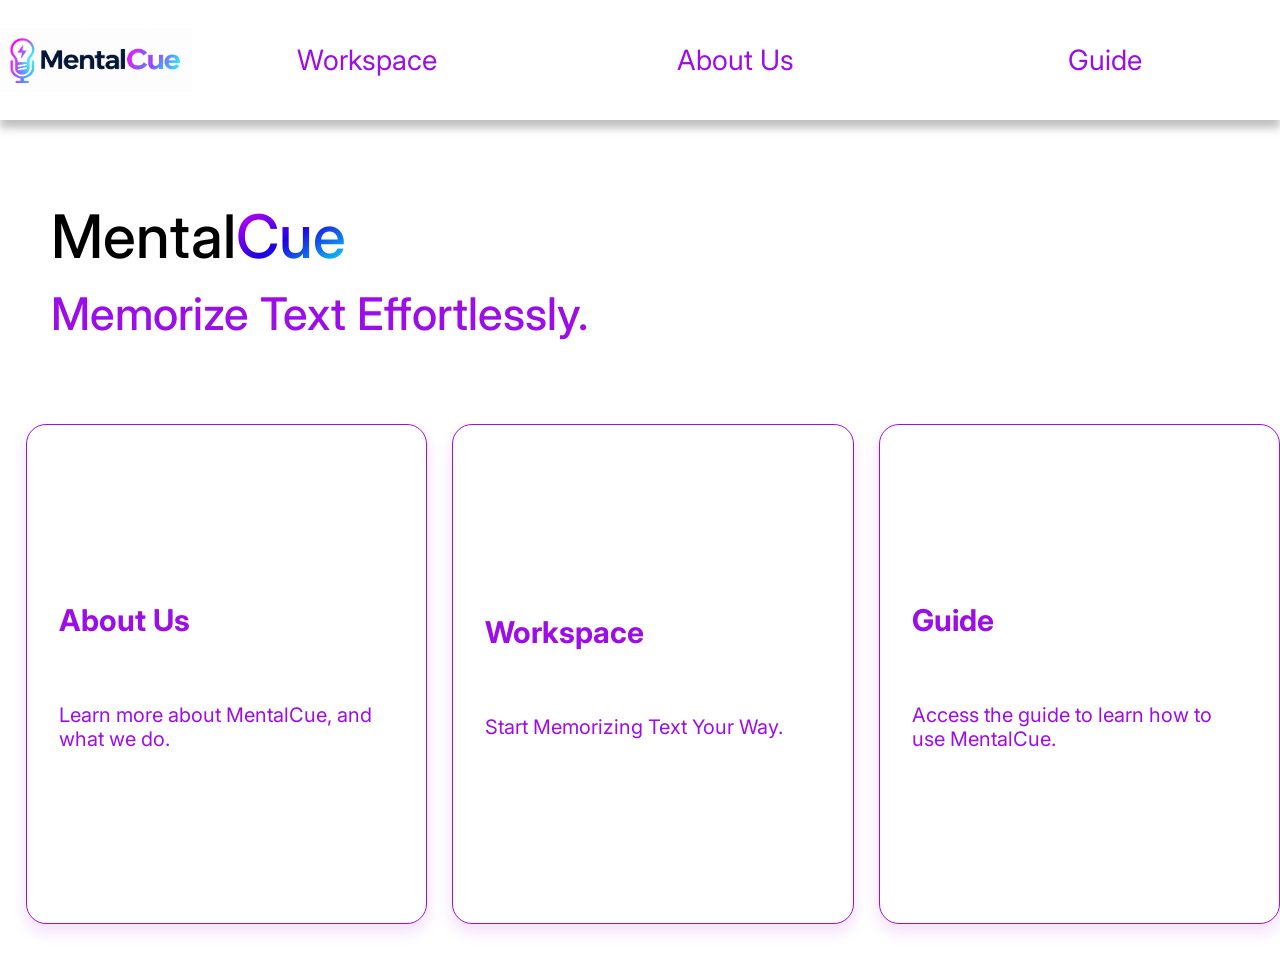
<file: index.html>
<!DOCTYPE html>
    <html lang="en">
        <head>
            <meta charset="UTF-8">
            <meta name="viewport" content="width=device-width, initial-scale=1.0">
            <title> MentalCue - Home</title>
            <meta name="author" content="Gabriel Pires Simao">
            <link rel="stylesheet" href="style.css">
            <link rel="icon" type="image/png" href="media/MentalCuenotext.png">
            <link href="https://fonts.googleapis.com/css2?family=Inter:ital,opsz,wght@0,14..32,100..900;1,14..32,100..900&display=swap" rel="stylesheet">
            <meta name="keywords" content="MentalCue, Memorization, Lines, Script, Rehearsal, Acting, Theater, Free">
        </head>
        <body>
            <nav>
                <div id="logo">
                    <a href="index.html"><img src="media/mentalcuenav.png" alt="MentalCue logo"></a>
                </div>
                <ul>
                    <li><a href="workspace.html">Workspace</a></li>
                    <li><a href="about.html">About Us</a></li>
                    <li><a href="guide.html">Guide</a></li>
                </ul>
            </nav>
            <main>
                <br><br>
                <header>
                    <h1 id="header"><span style="color: black;">Mental</span><span class="ai">Cue</span><br><span style="font-size: 45px;"> Memorize Text Effortlessly. </span></h1>
                </header>
                <br><br>
                <div id="boxes" style="width: 100%;">
                    <a href="about.html">
                        <div class="box">
                            <h2>About Us</h2>
                            <br>
                            <p>Learn more about MentalCue, and what we do.</p>
                        </div>
                    </a>
                    <a href="workspace.html">
                        <div class="box">
                            <h2>Workspace</h2>
                            <br>
                            <p>Start Memorizing Text Your Way.</p>
                        </div>
                    </a>
                    <a href="guide.html">
                        <div class="box">
                            <h2> Guide </h2>
                            <br>
                            <p>Access the guide to learn how to use MentalCue.</p>
                        </div>
                    </a>
                </div>
            </main>
            <br><br>
        </body>
    </html>
</file>
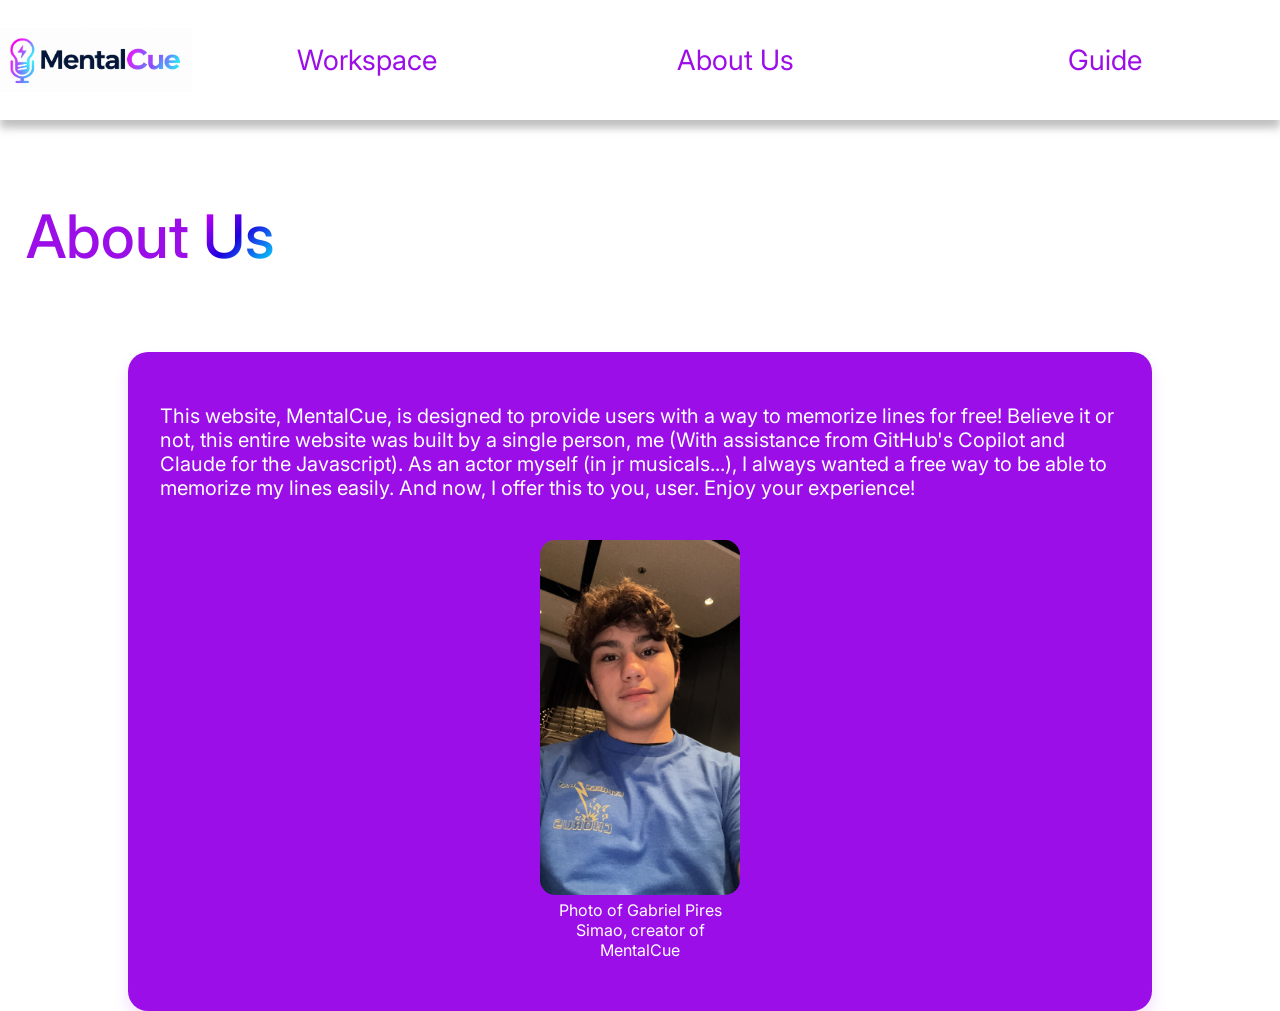
<file: about.html>
<!DOCTYPE html>
    <html lang="en">
        <head>
            <meta charset="UTF-8">
            <meta name="viewport" content="width=device-width, initial-scale=1.0">
            <title> MentalCue - About Us</title>
            <meta name="author" content="Gabriel Pires Simao">
            <link rel="stylesheet" href="style.css">
            <link rel="icon" type="image/png" href="media/MentalCuenotext.png">
            <link href="https://fonts.googleapis.com/css2?family=Inter:ital,opsz,wght@0,14..32,100..900;1,14..32,100..900&display=swap" rel="stylesheet">
            <style>
                #creator{
                    width: 100%;
                    font-size: 1.2rem;
                    display: flex;
                    flex-direction: column;
                    align-items: center;
                    justify-content: center;
                }
                #creator img{
                    width: 200px;
                    height: auto;
                    left: 5%;
                    border-radius: 15px;
                }
                figure figcaption{
                    text-align: center;
                    font-size: 1rem;
                    max-width: 200px;
                }
            </style>
        </head>
        <body>
            <nav>
                <div id="logo">
                    <a href="index.html"><img src="media/mentalcuenav.png" alt="MentalCue logo"></a>
                </div>
                <ul>
                    <li><a href="workspace.html">Workspace</a></li>
                    <li><a href="about.html">About Us</a></li>
                    <li><a href="guide.html">Guide</a></li>
                </ul>
            </nav>
            <br><br>
            <div id="spacing1">
            </div>
            <header>
                <h1 id="header"> About <span class="ai"> Us </span></h1>
            </header>
            <br><br>
                <div id="textbox1">
                    <p>This website, MentalCue, is designed to provide users with a way to memorize lines for free! Believe it or not, this entire website was built by a single person, me (With assistance from GitHub's Copilot and Claude for the Javascript). As an actor myself (in jr musicals...), I always wanted a free way to be able to memorize my lines easily. And now, I offer this to you, user. Enjoy your experience!</p>
                    <div id="creator">
                        <figure>
                            <img src="media/MyPhoto.png" alt="Photo of Gabriel Pires Simao, creator of MentalCue">
                            <figcaption>Photo of Gabriel Pires Simao, creator of MentalCue</figcaption>
                        </figure>
                    </div>
                </div>
        </body>
    </html>
</file>
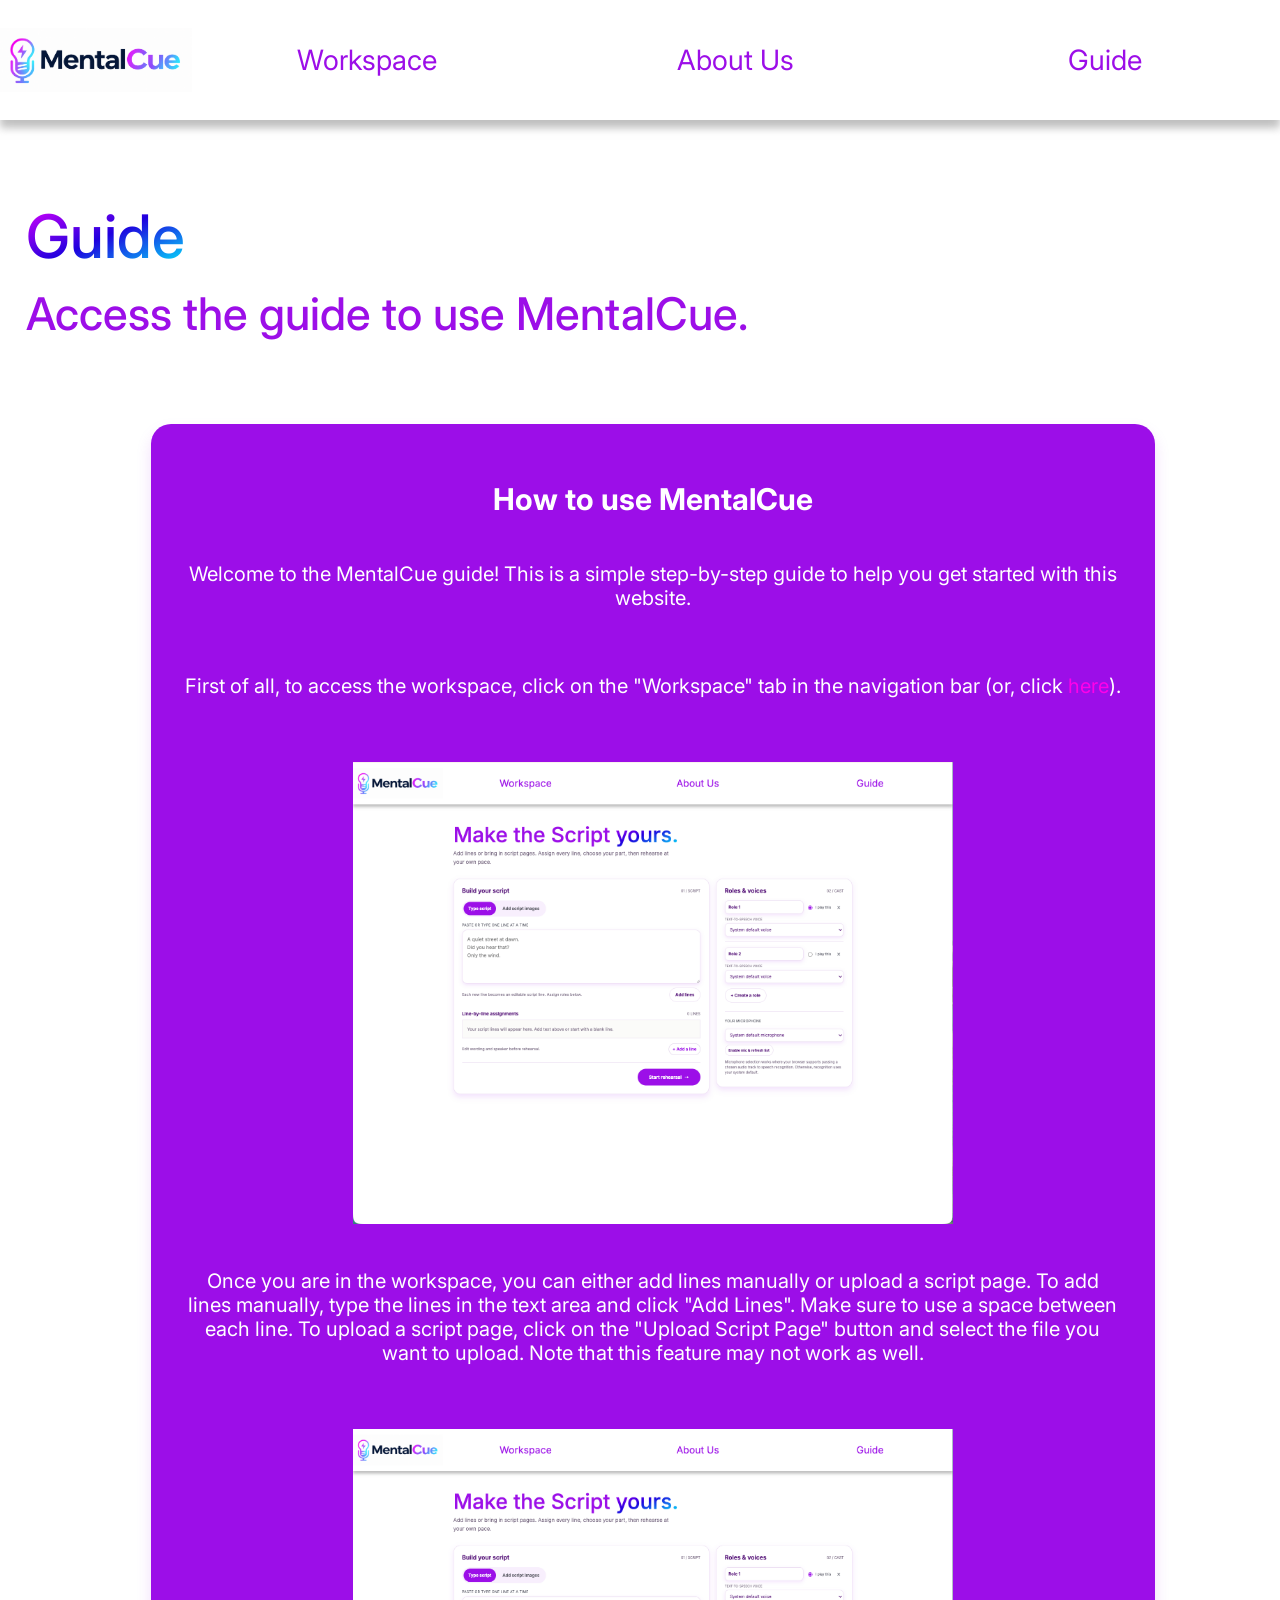
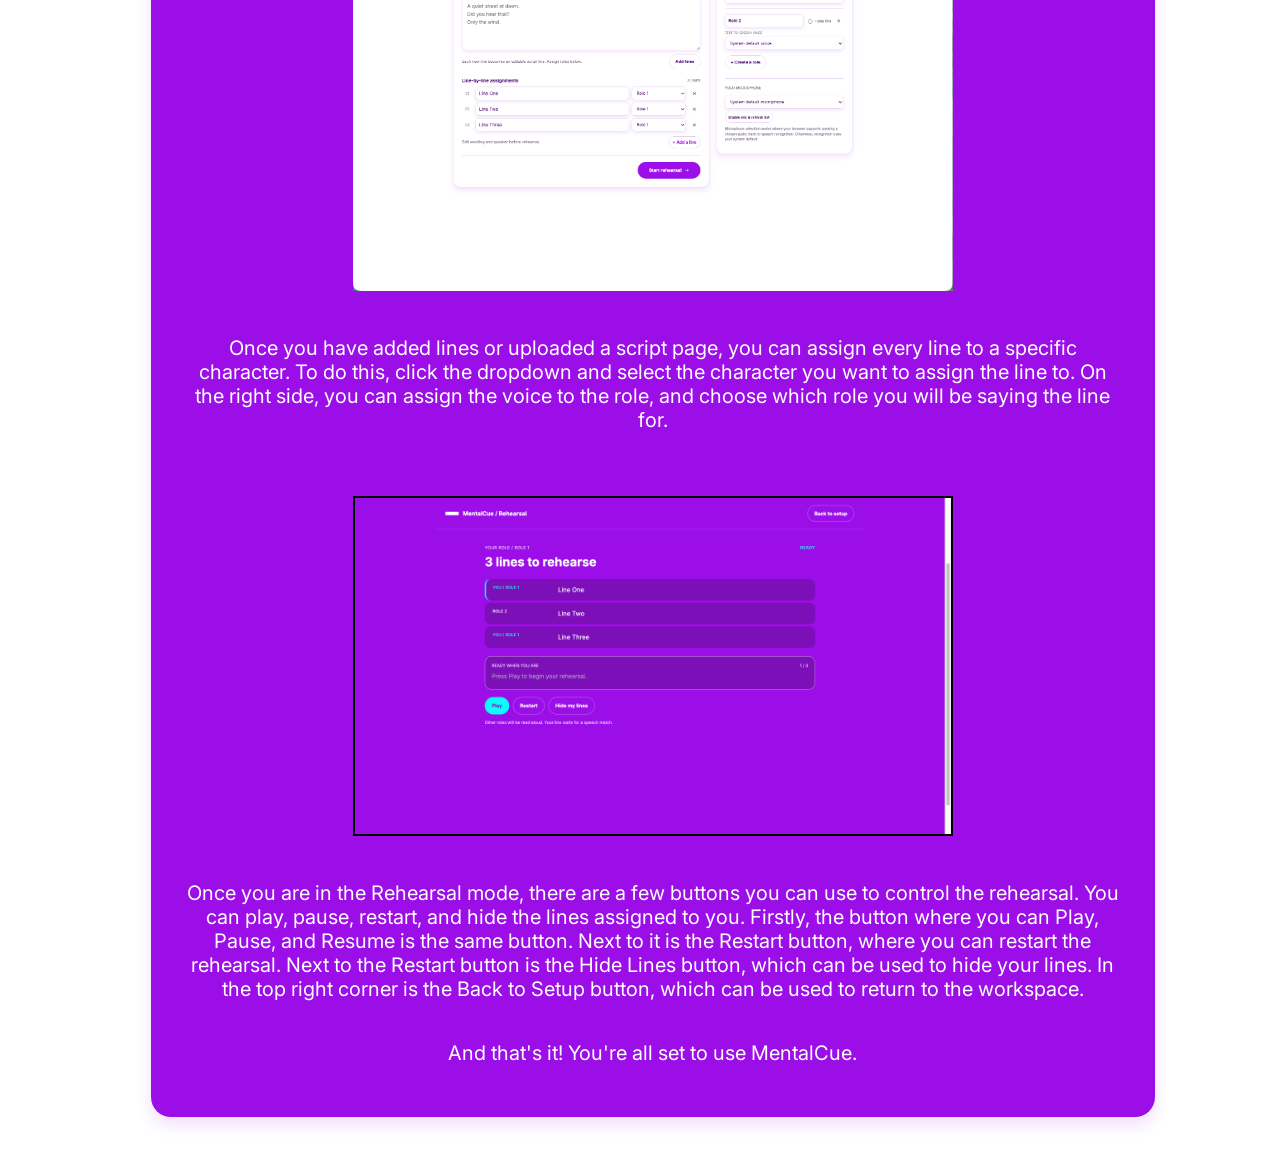
<file: guide.html>
<!DOCTYPE html>
    <html lang="en">
        <head>
            <meta charset="UTF-8">
            <meta name="viewport" content="width=device-width, initial-scale=1.0">
            <title> MentalCue - Home</title>
            <meta name="author" content="Gabriel Pires Simao">
            <link rel="stylesheet" href="style.css">
            <link rel="icon" type="image/png" href="media/MentalCuenotext.png">
            <link href="https://fonts.googleapis.com/css2?family=Inter:ital,opsz,wght@0,14..32,100..900;1,14..32,100..900&display=swap" rel="stylesheet">
            <style>
                #workspaceLink {
                    color: #ff00ea;
                    transition: 0.5s;
                    text-decoration: none;
                }
                #workspaceLink:hover {
                    cursor: pointer;
                    color: #ff65f2;
                    transition: 0.5s;
                }
                #workspaceLink:active {
                    color: #0d00ff;
                    transition: 0.5s;
                }
            </style>
        </head>
        <body>
            <nav>
                <div id="logo">
                    <a href="index.html"><img src="media/mentalcuenav.png" alt="MentalCue logo"></a>
                </div>
                <ul>
                    <li><a href="workspace.html">Workspace</a></li>
                    <li><a href="about.html">About Us</a></li>
                    <li><a href="guide.html">Guide</a></li>
                </ul>
            </nav>
        <div id="main-content">
            <br><br>
            <div id="spacing1">
            </div>
            <header>
                <h1 id="header"><span class="ai"> Guide</span><br><span style="font-size: 45px;"> Access the guide to use MentalCue. </span></h1>
            </header>
            <br><br>
            <main>
                <div id="guide">
                    <h2> How to use MentalCue </h2>
                    <p> Welcome to the MentalCue guide! This is a simple step-by-step guide to help you get started with this website. </p>
                    <br>
                    <p> First of all, to access the workspace, click on the "Workspace" tab in the navigation bar (or, click <a href="workspace.html" id="workspaceLink">here</a>). </p>
                    <br>
                    <figure>
                        <img src="media/screenshots/workspace.png" alt="Workspace screenshot" style="width: 100%; max-width: 600px;">
                    </figure>
                    <p> Once you are in the workspace, you can either add lines manually or upload a script page. To add lines manually, type the lines in the text area and click "Add Lines". Make sure to use a space between each line. To upload a script page, click on the "Upload Script Page" button and select the file you want to upload. Note that this feature may not work as well.</p>
                    <br>
                    <figure>
                        <img src="media/screenshots/roles.png" alt="Assign lines screenshot" style="width: 100%; max-width: 600px;">
                    </figure>
                    <p> Once you have added lines or uploaded a script page, you can assign every line to a specific character. To do this, click the dropdown and select the character you want to assign the line to. On the right side, you can assign the voice to the role, and choose which role you will be saying the line for. </p>
                    <br>
                    <figure>
                        <img src="media/screenshots/rehearse1.png" alt="Rehearsal screenshot" style="width: 100%; max-width: 600px; border: solid 2px black;">
                    </figure>
                    <p> Once you are in the Rehearsal mode, there are a few buttons you can use to control the rehearsal. You can play, pause, restart, and hide the lines assigned to you. Firstly, the button where you can Play, Pause, and Resume is the same button. Next to it is the Restart button, where you can restart the rehearsal. Next to the Restart button is the Hide Lines button, which can be used to hide your lines. In the top right corner is the Back to Setup button, which can be used to return to the workspace. </p>
                    <p> And that's it! You're all set to use MentalCue. </p>
                </div>
                <br><br>
            </main>
        </div>
        </body>
    </html>
</file>
<file: style.css>
@import url("https://fonts.googleapis.com/css2?family=Inter:wght@400;500;700&display=swap");

*{
    font-family: "Inter", sans-serif;
    box-sizing: border-box;
}

#header{
    font-size: 60px;
    font-weight: 400;
}
body{ 
    margin: 0;
    padding: 0;
    background-color: #FFFF;
    color: #9c0ee8;
    min-height: 100vh;
    z-index: 3;
}

a{
    text-decoration: none;
}

.ai{
    background-image: linear-gradient(to bottom right,rgb(238, 0, 255), rgb(30, 0, 222), rgb(0, 255, 255));
    color: transparent;
    background-clip: text;
}

nav {
    display: flex;
    justify-content: space-between;
    align-items: center;
    padding: 0;
    width: 100%;
    height: 120px;
    box-shadow: 0 8px 8px #8888;
    top: 0;
    position: sticky;
    z-index: 2;
    background-color: #FFFF;
}
#spacing1{
    height: 100%;
    width: 10%;
}

nav ul {
    display: flex;
    align-items: center;
    justify-content: space-evenly;
    list-style: none;
    flex: 1;
    margin: 0;
    padding: 0;
    gap: 20px;
}

#header{
    font-weight: 500;
}

#textbox1{
    width: 80%;
    padding: 2rem;
    border-radius: 20px;
    box-shadow:0 8px 16px #9c0ee822;
    background-color: #9c0ee8;
    color: white;
    font-size: clamp(1rem, 1.6vw, 1.25rem);
    margin-left: 10%;
    margin-right: 10%;
}

nav ul li {
    flex: 1;
    display: flex;
    height: 100%;
    border-radius: 50px;
}
header, main{
    margin-left: 2%;
}

nav ul li a {
    display: block;
    width: 100%;
    height: 100%;
    text-decoration: none;
    display: flex;
    justify-content: center;
    align-items: center;
    padding: 0.75rem 1rem;
    box-sizing: border-box;
    font-size: 175%;
}

nav ul li a:hover {
    background-color: #9c0ee895;
    transition: 0.5s;
    color:rgb(0, 255, 255);
    border-radius: 50px;
}

nav #logo{
    width: 15%;
    height: 100%;
    display: flex;
    align-items: center;
    justify-content: center;
    overflow: hidden;
}

nav #logo a {
    display: flex;
    height: 100%;
    width: 100%;
    justify-content: center;
    align-items: center;
    transition: 0.5s;
}

nav #logo a img {
    display: block;
    max-width: 100%;
    max-height: 100%;
    width: auto;
    height: auto;
    object-fit: contain;
}

nav ul li a{
    color: #9c0ee8;
}

#boxes{
    display: flex;
    width: 100%;
    gap: 2%;
    color: white;
    align-items: center;
    justify-content: center;
}

#boxes > a{
    flex: 1 1 0;
    min-width: 0;
}

.box{
    display: flex;
    justify-content: center;
    align-items: center;
    border: #9c0ee8 1px double;
    border-radius: 20px;
    box-shadow: 0 8px 16px #9c0ee822;
    flex-direction: column;
    background-color: white;
    color: #9c0ee8;
    height: 500px;
    width: 100%;
    padding: 2rem;
    text-decoration: none;
    overflow-wrap: anywhere;
}
.box h2{
    font-size: clamp(1.25rem, 2.5vw, 1.875rem);
    width: 100%;
    text-align: left;
    text-decoration: none;
}
.box p{
    font-size: clamp(1rem, 1.6vw, 1.25rem);
    width: 100%;
    text-align: left;
    text-decoration: none;
}

@media (max-width: 700px){
    nav{
        height: 86px;
    }

    nav #logo{
        width: 15%;
        min-width: 58px;
    }

    nav ul{
        gap: 2px;
    }

    nav ul li a{
        padding: 8px 4px;
        font-size: 12px;
    }

    #boxes{
        flex-direction: column;
        gap: 1rem;
        padding: 0 1rem;
    }

    #boxes > a,
    .box{
        width: 100%;
    }

    .box{
        height: auto;
        min-height: 260px;
        box-shadow:0 16px 32px #9c0ee8;
    }
}

#guide{
    width: 80%;
    margin-left: 10%;
    margin-right: 10%;
    padding: 2rem;
    border-radius: 20px;
    box-shadow:0 8px 16px #9c0ee822;
    background-color: #9c0ee8;
    color: white;
    font-size: clamp(1rem, 1.6vw, 1.25rem);
    text-align: center;
    display: flex;
    flex-direction: column;
}
</file>
